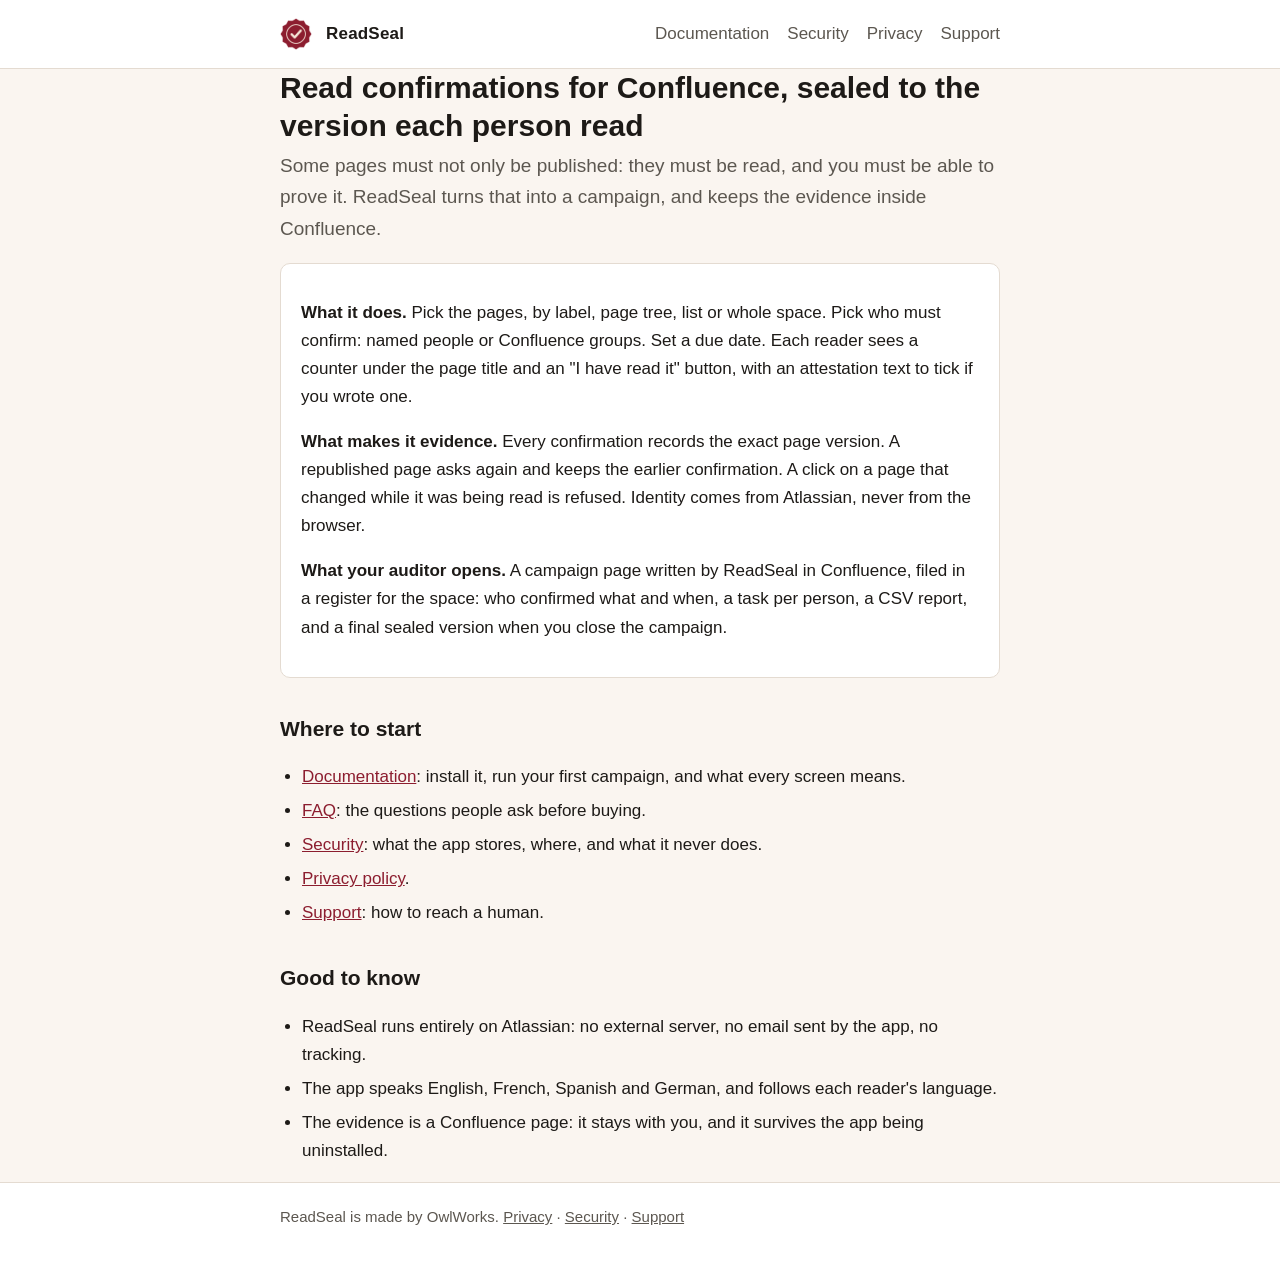
<file: index.html>
<!DOCTYPE html>
<html lang="en">
<head>
<meta charset="utf-8">
<meta name="viewport" content="width=device-width, initial-scale=1">
<title>ReadSeal</title>
<meta name="description" content="ReadSeal asks people to confirm they have read Confluence pages, and binds every confirmation to the version they read.">
<link rel="icon" href="assets/favicon.png">
<link rel="stylesheet" href="assets/style.css">
</head>
<body>
<header class="site">
  <div class="wrap">
    <img src="assets/readseal-logo-144.png" alt="">
    <span class="name">ReadSeal</span>
    <nav>
      <a href="docs.html">Documentation</a>
      <a href="security.html">Security</a>
      <a href="privacy.html">Privacy</a>
      <a href="support.html">Support</a>
    </nav>
  </div>
</header>

<main class="wrap">
  <h1>Read confirmations for Confluence, sealed to the version each person read</h1>
  <p class="lede">
    Some pages must not only be published: they must be read, and you must be able to prove it.
    ReadSeal turns that into a campaign, and keeps the evidence inside Confluence.
  </p>

  <div class="card">
    <p><strong>What it does.</strong> Pick the pages, by label, page tree, list or whole space. Pick who must
      confirm: named people or Confluence groups. Set a due date. Each reader sees a counter under the page title
      and an "I have read it" button, with an attestation text to tick if you wrote one.</p>
    <p><strong>What makes it evidence.</strong> Every confirmation records the exact page version. A republished
      page asks again and keeps the earlier confirmation. A click on a page that changed while it was being read is
      refused. Identity comes from Atlassian, never from the browser.</p>
    <p><strong>What your auditor opens.</strong> A campaign page written by ReadSeal in Confluence, filed in a
      register for the space: who confirmed what and when, a task per person, a CSV report, and a final sealed
      version when you close the campaign.</p>
  </div>

  <h2>Where to start</h2>
  <ul>
    <li><a href="docs.html">Documentation</a>: install it, run your first campaign, and what every screen means.</li>
    <li><a href="docs.html#faq">FAQ</a>: the questions people ask before buying.</li>
    <li><a href="security.html">Security</a>: what the app stores, where, and what it never does.</li>
    <li><a href="privacy.html">Privacy policy</a>.</li>
    <li><a href="support.html">Support</a>: how to reach a human.</li>
  </ul>

  <h2>Good to know</h2>
  <ul>
    <li>ReadSeal runs entirely on Atlassian: no external server, no email sent by the app, no tracking.</li>
    <li>The app speaks English, French, Spanish and German, and follows each reader's language.</li>
    <li>The evidence is a Confluence page: it stays with you, and it survives the app being uninstalled.</li>
  </ul>
</main>

<footer class="site">
  <div class="wrap">
    ReadSeal is made by OwlWorks.
    <a href="privacy.html">Privacy</a> &middot;
    <a href="security.html">Security</a> &middot;
    <a href="support.html">Support</a>
  </div>
</footer>
</body>
</html>
</file>
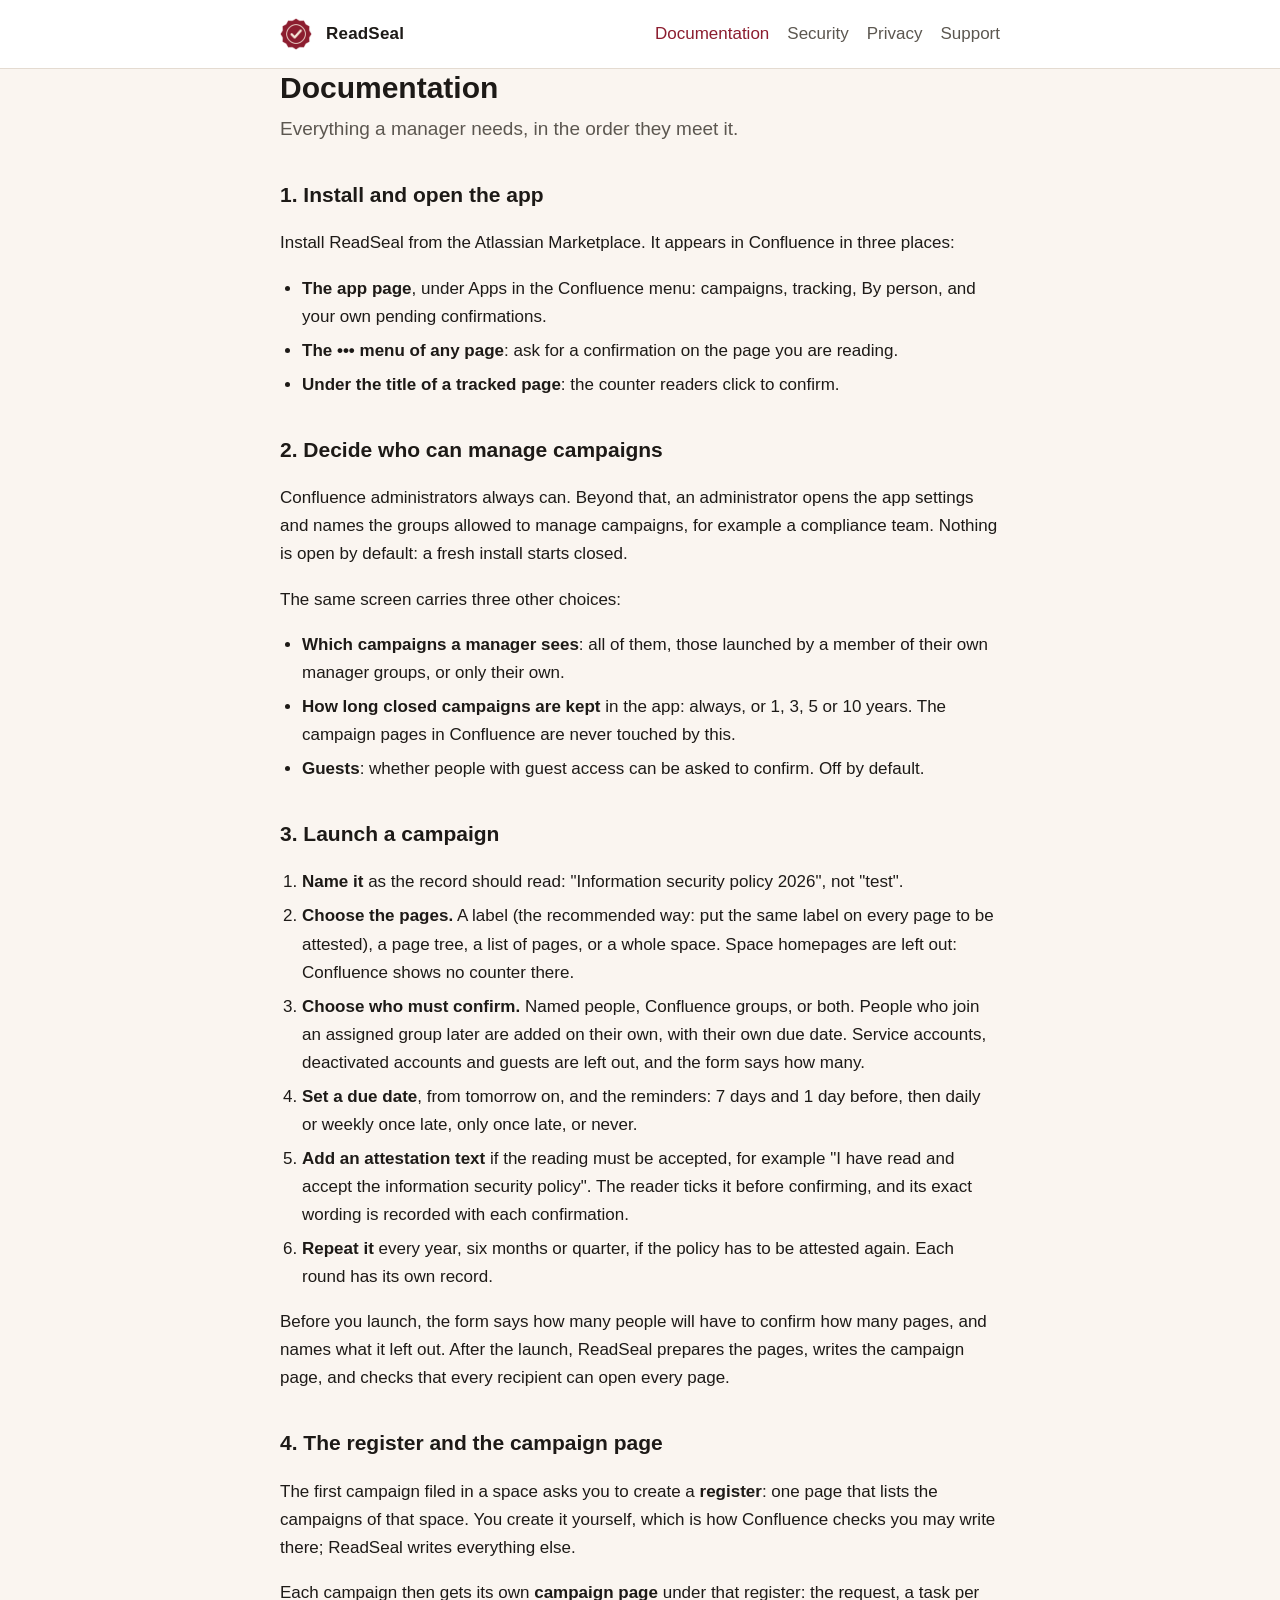
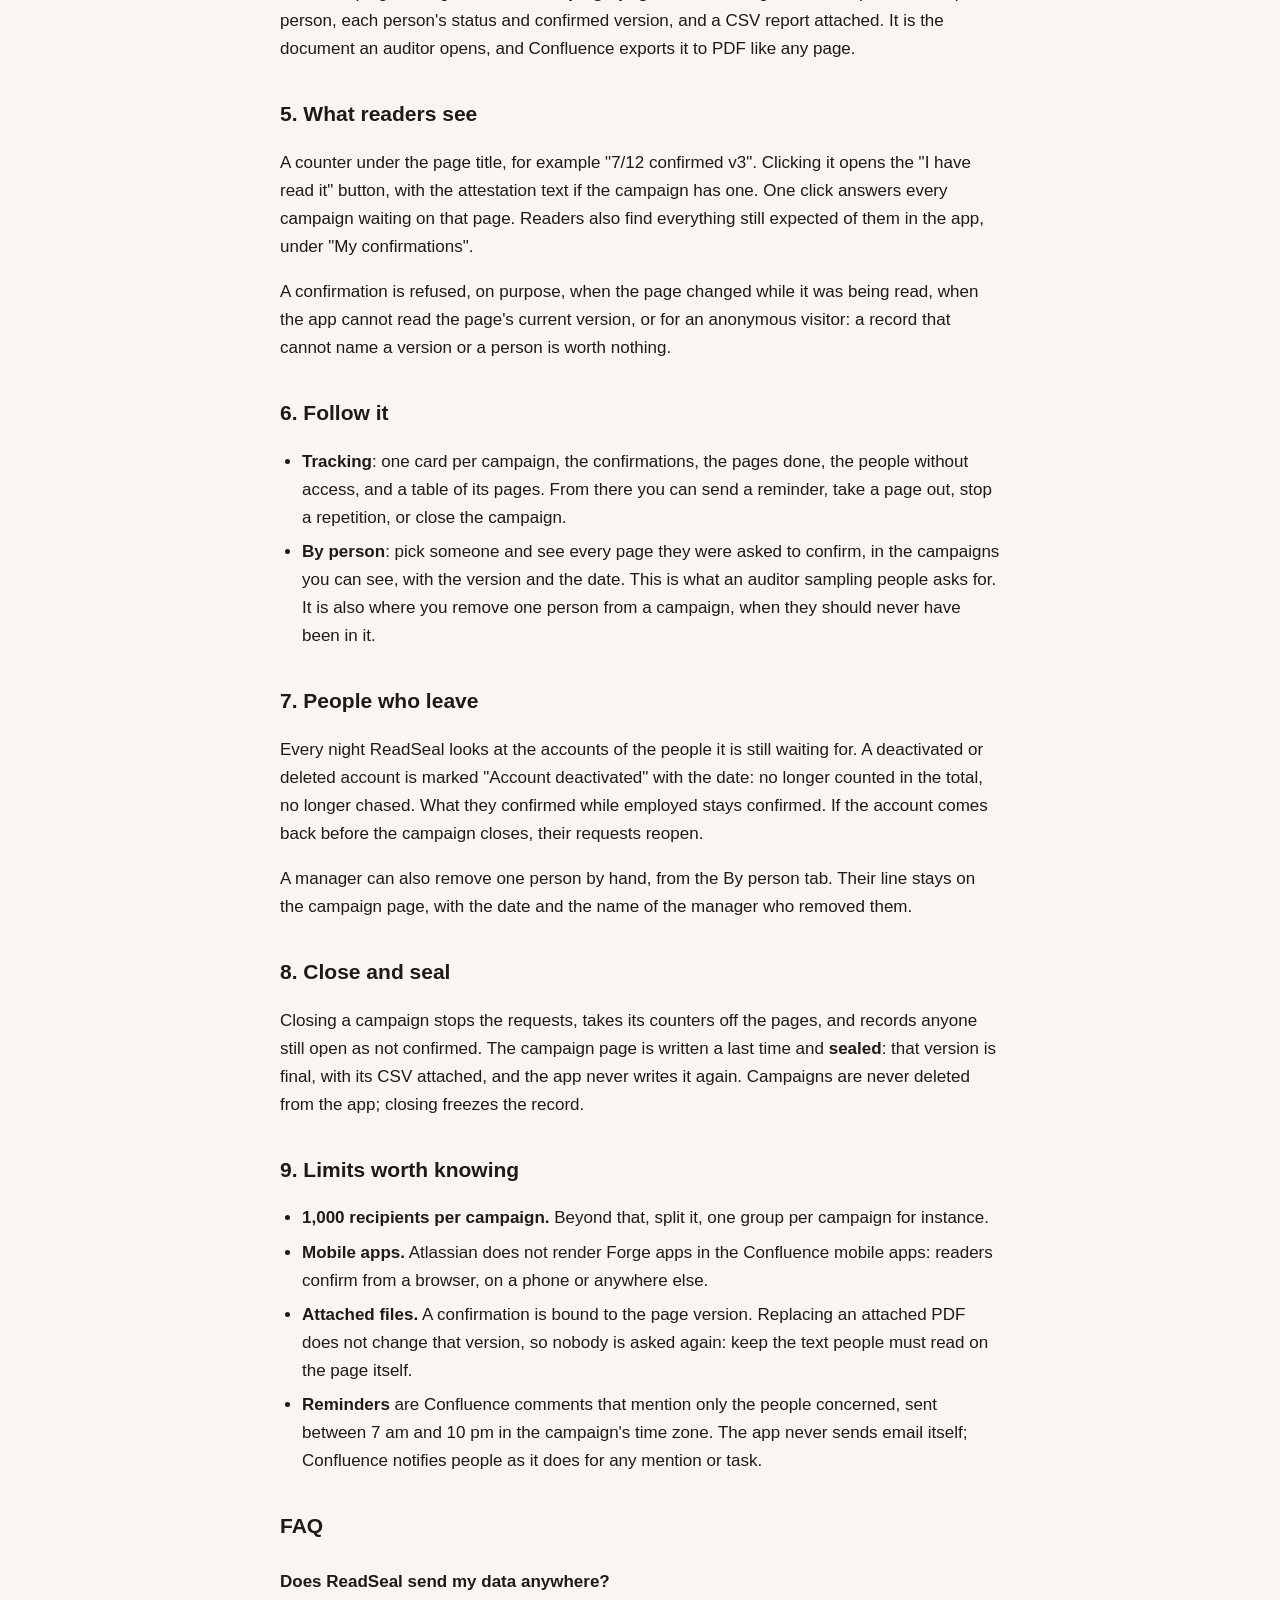
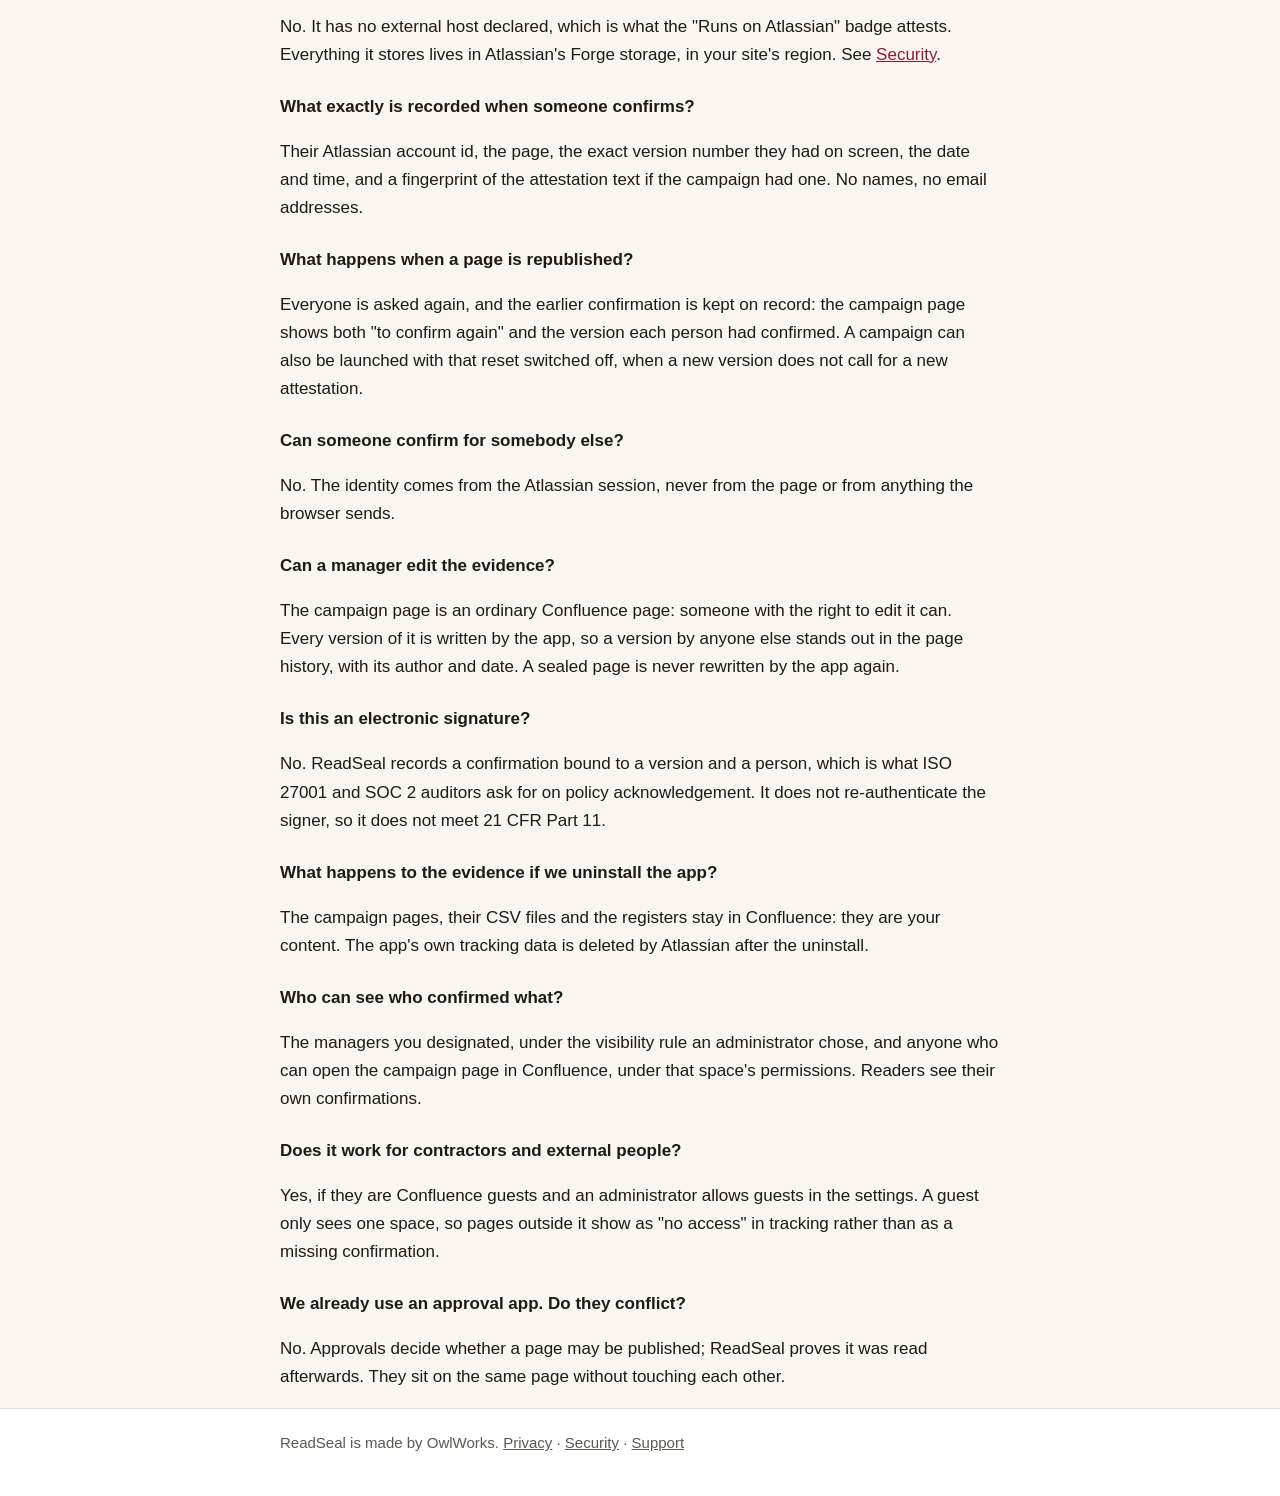
<file: docs.html>
<!DOCTYPE html>
<html lang="en">
<head>
<meta charset="utf-8">
<meta name="viewport" content="width=device-width, initial-scale=1">
<title>ReadSeal documentation</title>
<meta name="description" content="How to run a read confirmation campaign in Confluence with ReadSeal: install, launch, track, close, and the answers to common questions.">
<link rel="icon" href="assets/favicon.png">
<link rel="stylesheet" href="assets/style.css">
</head>
<body>
<header class="site">
  <div class="wrap">
    <img src="assets/readseal-logo-144.png" alt="">
    <span class="name"><a href="index.html" style="color:inherit;text-decoration:none">ReadSeal</a></span>
    <nav>
      <a href="docs.html" aria-current="page">Documentation</a>
      <a href="security.html">Security</a>
      <a href="privacy.html">Privacy</a>
      <a href="support.html">Support</a>
    </nav>
  </div>
</header>

<main class="wrap">
  <h1>Documentation</h1>
  <p class="lede">Everything a manager needs, in the order they meet it.</p>

  <h2 id="install">1. Install and open the app</h2>
  <p>Install ReadSeal from the Atlassian Marketplace. It appears in Confluence in three places:</p>
  <ul>
    <li><strong>The app page</strong>, under Apps in the Confluence menu: campaigns, tracking, By person, and your
      own pending confirmations.</li>
    <li><strong>The ••• menu of any page</strong>: ask for a confirmation on the page you are reading.</li>
    <li><strong>Under the title of a tracked page</strong>: the counter readers click to confirm.</li>
  </ul>

  <h2 id="who">2. Decide who can manage campaigns</h2>
  <p>Confluence administrators always can. Beyond that, an administrator opens the app settings and names the
    groups allowed to manage campaigns, for example a compliance team. Nothing is open by default: a fresh install
    starts closed.</p>
  <p>The same screen carries three other choices:</p>
  <ul>
    <li><strong>Which campaigns a manager sees</strong>: all of them, those launched by a member of their own
      manager groups, or only their own.</li>
    <li><strong>How long closed campaigns are kept</strong> in the app: always, or 1, 3, 5 or 10 years. The
      campaign pages in Confluence are never touched by this.</li>
    <li><strong>Guests</strong>: whether people with guest access can be asked to confirm. Off by default.</li>
  </ul>

  <h2 id="launch">3. Launch a campaign</h2>
  <ol>
    <li><strong>Name it</strong> as the record should read: "Information security policy 2026", not "test".</li>
    <li><strong>Choose the pages.</strong> A label (the recommended way: put the same label on every page to be
      attested), a page tree, a list of pages, or a whole space. Space homepages are left out: Confluence shows no
      counter there.</li>
    <li><strong>Choose who must confirm.</strong> Named people, Confluence groups, or both. People who join an
      assigned group later are added on their own, with their own due date. Service accounts, deactivated accounts
      and guests are left out, and the form says how many.</li>
    <li><strong>Set a due date</strong>, from tomorrow on, and the reminders: 7 days and 1 day before, then daily
      or weekly once late, only once late, or never.</li>
    <li><strong>Add an attestation text</strong> if the reading must be accepted, for example "I have read and
      accept the information security policy". The reader ticks it before confirming, and its exact wording is
      recorded with each confirmation.</li>
    <li><strong>Repeat it</strong> every year, six months or quarter, if the policy has to be attested again. Each
      round has its own record.</li>
  </ol>
  <p>Before you launch, the form says how many people will have to confirm how many pages, and names what it left
    out. After the launch, ReadSeal prepares the pages, writes the campaign page, and checks that every recipient
    can open every page.</p>

  <h2 id="register">4. The register and the campaign page</h2>
  <p>The first campaign filed in a space asks you to create a <strong>register</strong>: one page that lists the
    campaigns of that space. You create it yourself, which is how Confluence checks you may write there; ReadSeal
    writes everything else.</p>
  <p>Each campaign then gets its own <strong>campaign page</strong> under that register: the request, a task per
    person, each person's status and confirmed version, and a CSV report attached. It is the document an auditor
    opens, and Confluence exports it to PDF like any page.</p>

  <h2 id="readers">5. What readers see</h2>
  <p>A counter under the page title, for example "7/12 confirmed v3". Clicking it opens the "I have read it"
    button, with the attestation text if the campaign has one. One click answers every campaign waiting on that
    page. Readers also find everything still expected of them in the app, under "My confirmations".</p>
  <p>A confirmation is refused, on purpose, when the page changed while it was being read, when the app cannot read
    the page's current version, or for an anonymous visitor: a record that cannot name a version or a person is
    worth nothing.</p>

  <h2 id="tracking">6. Follow it</h2>
  <ul>
    <li><strong>Tracking</strong>: one card per campaign, the confirmations, the pages done, the people without
      access, and a table of its pages. From there you can send a reminder, take a page out, stop a repetition, or
      close the campaign.</li>
    <li><strong>By person</strong>: pick someone and see every page they were asked to confirm, in the campaigns
      you can see, with the version and the date. This is what an auditor sampling people asks for. It is also
      where you remove one person from a campaign, when they should never have been in it.</li>
  </ul>

  <h2 id="leavers">7. People who leave</h2>
  <p>Every night ReadSeal looks at the accounts of the people it is still waiting for. A deactivated or deleted
    account is marked "Account deactivated" with the date: no longer counted in the total, no longer chased. What
    they confirmed while employed stays confirmed. If the account comes back before the campaign closes, their
    requests reopen.</p>
  <p>A manager can also remove one person by hand, from the By person tab. Their line stays on the campaign page,
    with the date and the name of the manager who removed them.</p>

  <h2 id="close">8. Close and seal</h2>
  <p>Closing a campaign stops the requests, takes its counters off the pages, and records anyone still open as not
    confirmed. The campaign page is written a last time and <strong>sealed</strong>: that version is final, with its
    CSV attached, and the app never writes it again. Campaigns are never deleted from the app; closing freezes the
    record.</p>

  <h2 id="limits">9. Limits worth knowing</h2>
  <ul>
    <li><strong>1,000 recipients per campaign.</strong> Beyond that, split it, one group per campaign for instance.</li>
    <li><strong>Mobile apps.</strong> Atlassian does not render Forge apps in the Confluence mobile apps: readers
      confirm from a browser, on a phone or anywhere else.</li>
    <li><strong>Attached files.</strong> A confirmation is bound to the page version. Replacing an attached PDF does
      not change that version, so nobody is asked again: keep the text people must read on the page itself.</li>
    <li><strong>Reminders</strong> are Confluence comments that mention only the people concerned, sent between
      7 am and 10 pm in the campaign's time zone. The app never sends email itself; Confluence notifies people as
      it does for any mention or task.</li>
  </ul>

  <h2 id="faq">FAQ</h2>

  <h3>Does ReadSeal send my data anywhere?</h3>
  <p>No. It has no external host declared, which is what the "Runs on Atlassian" badge attests. Everything it
    stores lives in Atlassian's Forge storage, in your site's region. See <a href="security.html">Security</a>.</p>

  <h3>What exactly is recorded when someone confirms?</h3>
  <p>Their Atlassian account id, the page, the exact version number they had on screen, the date and time, and a
    fingerprint of the attestation text if the campaign had one. No names, no email addresses.</p>

  <h3>What happens when a page is republished?</h3>
  <p>Everyone is asked again, and the earlier confirmation is kept on record: the campaign page shows both "to
    confirm again" and the version each person had confirmed. A campaign can also be launched with that reset
    switched off, when a new version does not call for a new attestation.</p>

  <h3>Can someone confirm for somebody else?</h3>
  <p>No. The identity comes from the Atlassian session, never from the page or from anything the browser sends.</p>

  <h3>Can a manager edit the evidence?</h3>
  <p>The campaign page is an ordinary Confluence page: someone with the right to edit it can. Every version of it
    is written by the app, so a version by anyone else stands out in the page history, with its author and date. A
    sealed page is never rewritten by the app again.</p>

  <h3>Is this an electronic signature?</h3>
  <p>No. ReadSeal records a confirmation bound to a version and a person, which is what ISO 27001 and SOC 2 auditors
    ask for on policy acknowledgement. It does not re-authenticate the signer, so it does not meet 21 CFR Part 11.</p>

  <h3>What happens to the evidence if we uninstall the app?</h3>
  <p>The campaign pages, their CSV files and the registers stay in Confluence: they are your content. The app's own
    tracking data is deleted by Atlassian after the uninstall.</p>

  <h3>Who can see who confirmed what?</h3>
  <p>The managers you designated, under the visibility rule an administrator chose, and anyone who can open the
    campaign page in Confluence, under that space's permissions. Readers see their own confirmations.</p>

  <h3>Does it work for contractors and external people?</h3>
  <p>Yes, if they are Confluence guests and an administrator allows guests in the settings. A guest only sees one
    space, so pages outside it show as "no access" in tracking rather than as a missing confirmation.</p>

  <h3>We already use an approval app. Do they conflict?</h3>
  <p>No. Approvals decide whether a page may be published; ReadSeal proves it was read afterwards. They sit on the
    same page without touching each other.</p>
</main>

<footer class="site">
  <div class="wrap">
    ReadSeal is made by OwlWorks.
    <a href="privacy.html">Privacy</a> &middot;
    <a href="security.html">Security</a> &middot;
    <a href="support.html">Support</a>
  </div>
</footer>
</body>
</html>
</file>
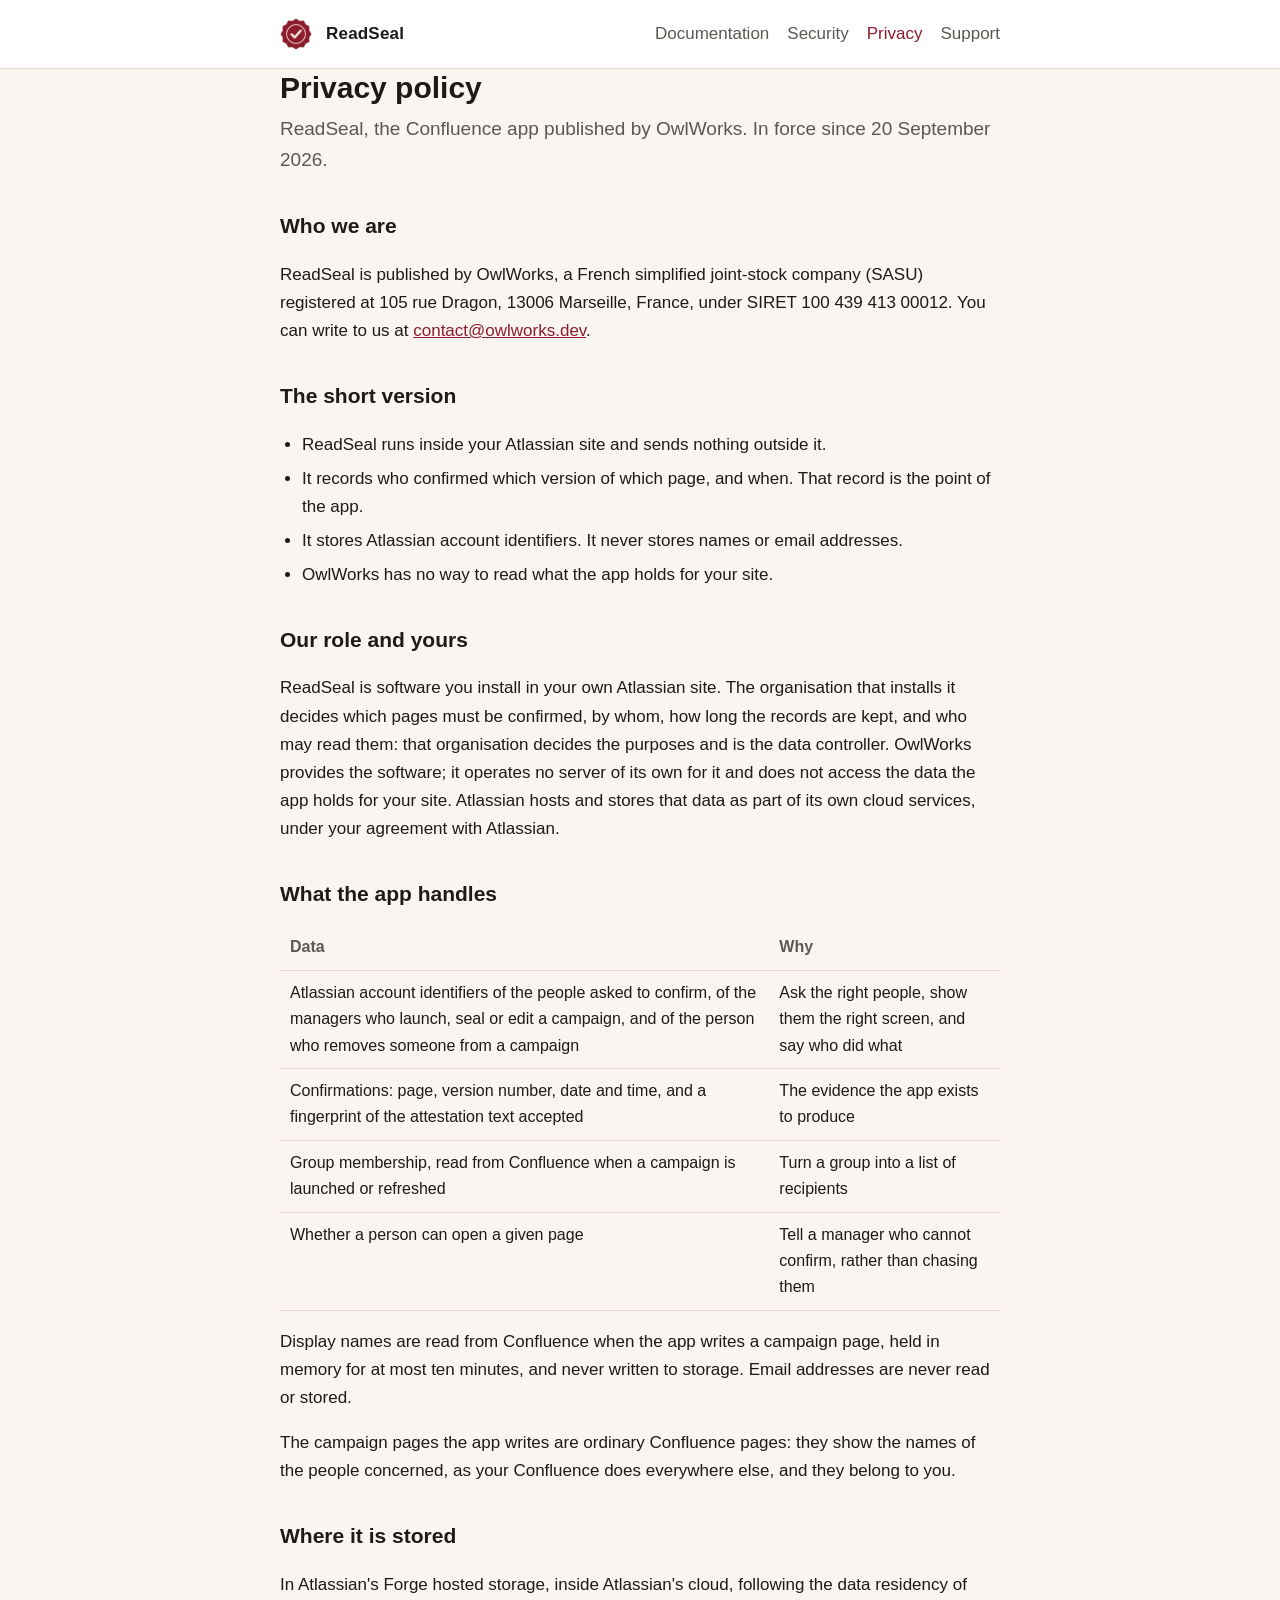
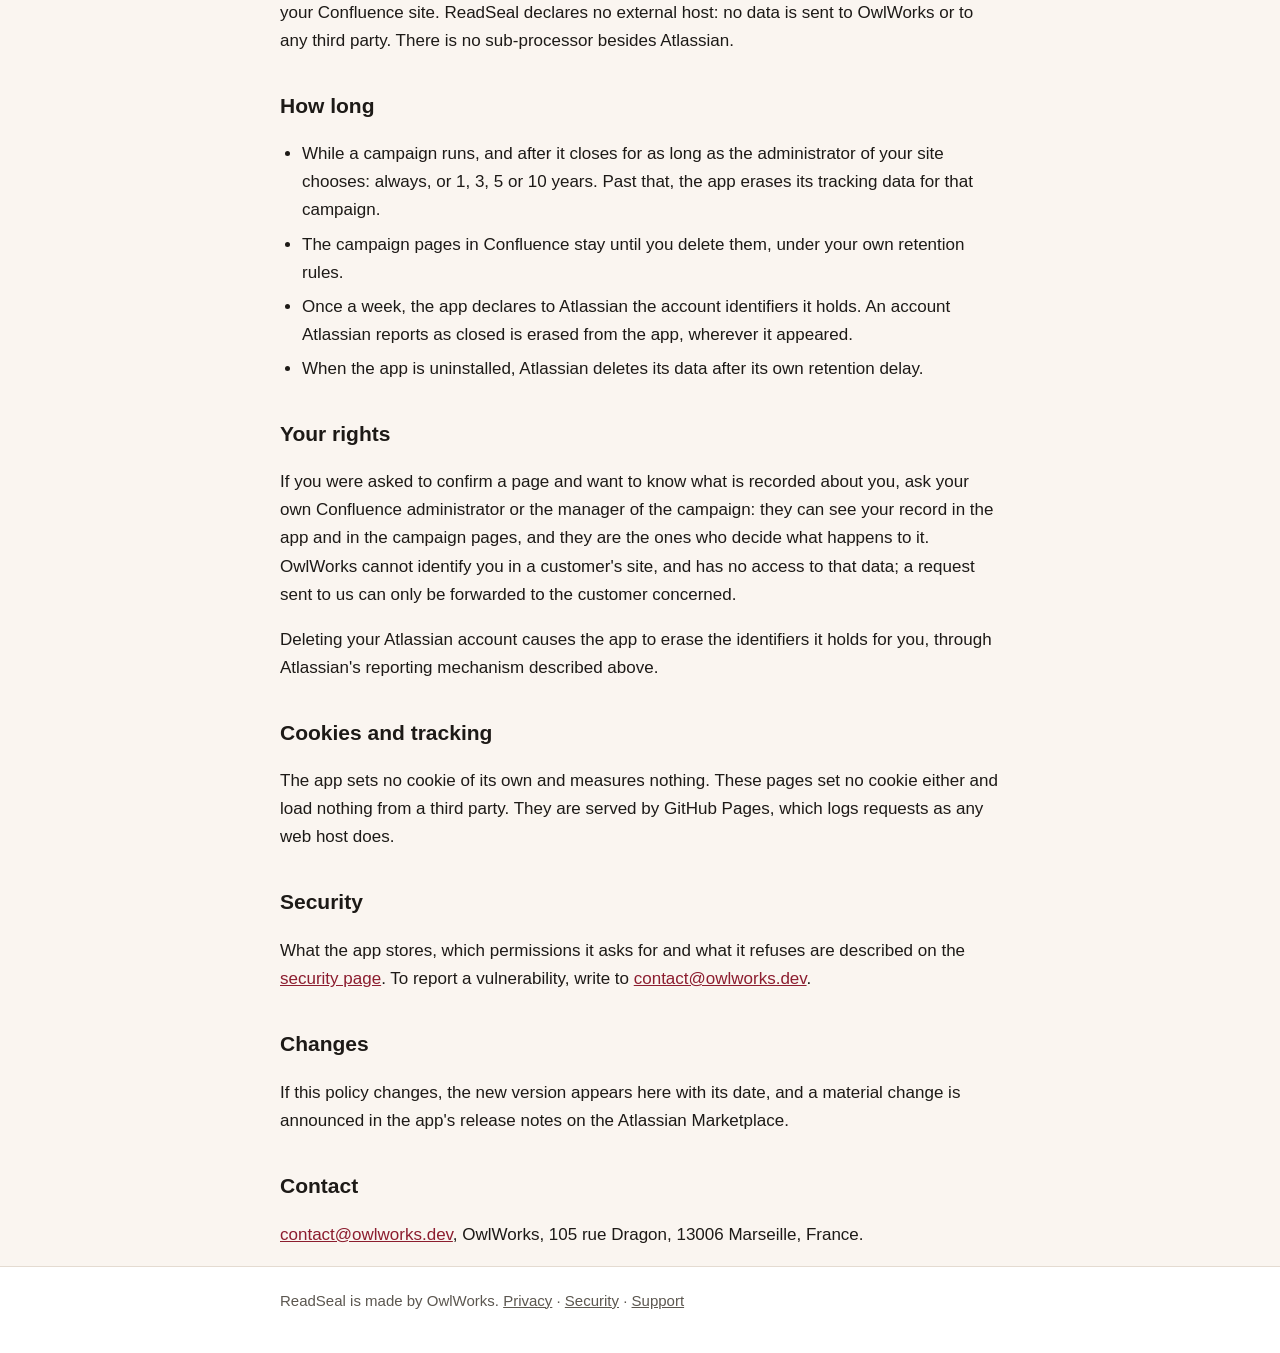
<file: privacy.html>
<!DOCTYPE html>
<html lang="en">
<head>
<meta charset="utf-8">
<meta name="viewport" content="width=device-width, initial-scale=1">
<title>ReadSeal privacy policy</title>
<meta name="description" content="What personal data ReadSeal handles, where it is stored, how long, and who to contact.">
<link rel="icon" href="assets/favicon.png">
<link rel="stylesheet" href="assets/style.css">
</head>
<body>
<header class="site">
  <div class="wrap">
    <img src="assets/readseal-logo-144.png" alt="">
    <span class="name"><a href="index.html" style="color:inherit;text-decoration:none">ReadSeal</a></span>
    <nav>
      <a href="docs.html">Documentation</a>
      <a href="security.html">Security</a>
      <a href="privacy.html" aria-current="page">Privacy</a>
      <a href="support.html">Support</a>
    </nav>
  </div>
</header>

<main class="wrap">
  <h1>Privacy policy</h1>
  <p class="lede">ReadSeal, the Confluence app published by OwlWorks. In force since 20 September 2026.</p>

  <h2>Who we are</h2>
  <p>ReadSeal is published by OwlWorks, a French simplified joint-stock company (SASU) registered at
    105 rue Dragon, 13006 Marseille, France, under SIRET 100 439 413 00012. You can write to us at
    <a href="mailto:contact@owlworks.dev">contact@owlworks.dev</a>.</p>

  <h2>The short version</h2>
  <ul>
    <li>ReadSeal runs inside your Atlassian site and sends nothing outside it.</li>
    <li>It records who confirmed which version of which page, and when. That record is the point of the app.</li>
    <li>It stores Atlassian account identifiers. It never stores names or email addresses.</li>
    <li>OwlWorks has no way to read what the app holds for your site.</li>
  </ul>

  <h2>Our role and yours</h2>
  <p>ReadSeal is software you install in your own Atlassian site. The organisation that installs it decides which
    pages must be confirmed, by whom, how long the records are kept, and who may read them: that organisation
    decides the purposes and is the data controller. OwlWorks provides the software; it operates no server of its
    own for it and does not access the data the app holds for your site. Atlassian hosts and stores that data as
    part of its own cloud services, under your agreement with Atlassian.</p>

  <h2>What the app handles</h2>
  <table>
    <tr><th>Data</th><th>Why</th></tr>
    <tr><td>Atlassian account identifiers of the people asked to confirm, of the managers who launch, seal or edit a campaign, and of the person who removes someone from a campaign</td><td>Ask the right people, show them the right screen, and say who did what</td></tr>
    <tr><td>Confirmations: page, version number, date and time, and a fingerprint of the attestation text accepted</td><td>The evidence the app exists to produce</td></tr>
    <tr><td>Group membership, read from Confluence when a campaign is launched or refreshed</td><td>Turn a group into a list of recipients</td></tr>
    <tr><td>Whether a person can open a given page</td><td>Tell a manager who cannot confirm, rather than chasing them</td></tr>
  </table>
  <p>Display names are read from Confluence when the app writes a campaign page, held in memory for at most ten
    minutes, and never written to storage. Email addresses are never read or stored.</p>
  <p>The campaign pages the app writes are ordinary Confluence pages: they show the names of the people concerned,
    as your Confluence does everywhere else, and they belong to you.</p>

  <h2>Where it is stored</h2>
  <p>In Atlassian's Forge hosted storage, inside Atlassian's cloud, following the data residency of your Confluence
    site. ReadSeal declares no external host: no data is sent to OwlWorks or to any third party. There is no
    sub-processor besides Atlassian.</p>

  <h2>How long</h2>
  <ul>
    <li>While a campaign runs, and after it closes for as long as the administrator of your site chooses: always,
      or 1, 3, 5 or 10 years. Past that, the app erases its tracking data for that campaign.</li>
    <li>The campaign pages in Confluence stay until you delete them, under your own retention rules.</li>
    <li>Once a week, the app declares to Atlassian the account identifiers it holds. An account Atlassian reports
      as closed is erased from the app, wherever it appeared.</li>
    <li>When the app is uninstalled, Atlassian deletes its data after its own retention delay.</li>
  </ul>

  <h2>Your rights</h2>
  <p>If you were asked to confirm a page and want to know what is recorded about you, ask your own Confluence
    administrator or the manager of the campaign: they can see your record in the app and in the campaign pages,
    and they are the ones who decide what happens to it. OwlWorks cannot identify you in a customer's site, and has
    no access to that data; a request sent to us can only be forwarded to the customer concerned.</p>
  <p>Deleting your Atlassian account causes the app to erase the identifiers it holds for you, through Atlassian's
    reporting mechanism described above.</p>

  <h2>Cookies and tracking</h2>
  <p>The app sets no cookie of its own and measures nothing. These pages set no cookie either and load nothing from
    a third party. They are served by GitHub Pages, which logs requests as any web host does.</p>

  <h2>Security</h2>
  <p>What the app stores, which permissions it asks for and what it refuses are described on the
    <a href="security.html">security page</a>. To report a vulnerability, write to
    <a href="mailto:contact@owlworks.dev">contact@owlworks.dev</a>.</p>

  <h2>Changes</h2>
  <p>If this policy changes, the new version appears here with its date, and a material change is announced in the
    app's release notes on the Atlassian Marketplace.</p>

  <h2>Contact</h2>
  <p><a href="mailto:contact@owlworks.dev">contact@owlworks.dev</a>, OwlWorks, 105 rue Dragon,
    13006 Marseille, France.</p>
</main>

<footer class="site">
  <div class="wrap">
    ReadSeal is made by OwlWorks.
    <a href="privacy.html">Privacy</a> &middot;
    <a href="security.html">Security</a> &middot;
    <a href="support.html">Support</a>
  </div>
</footer>
</body>
</html>
</file>
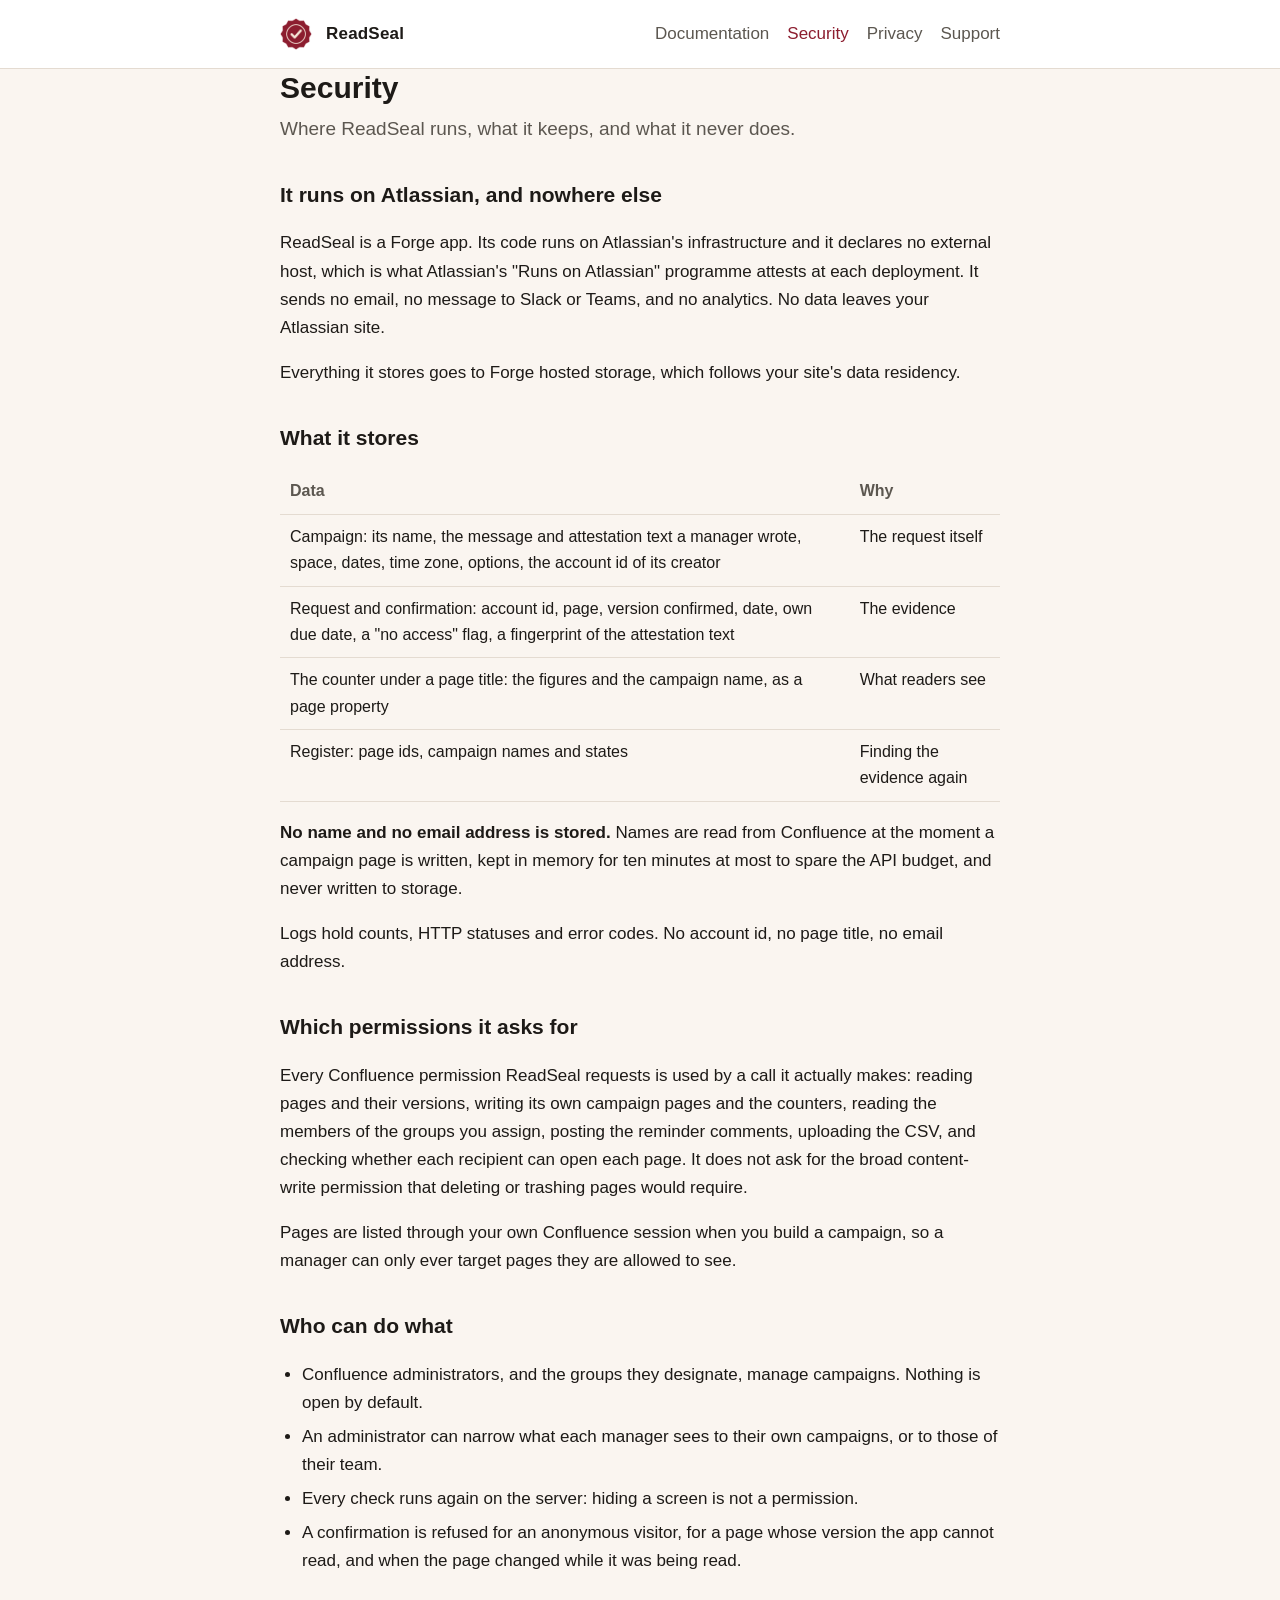
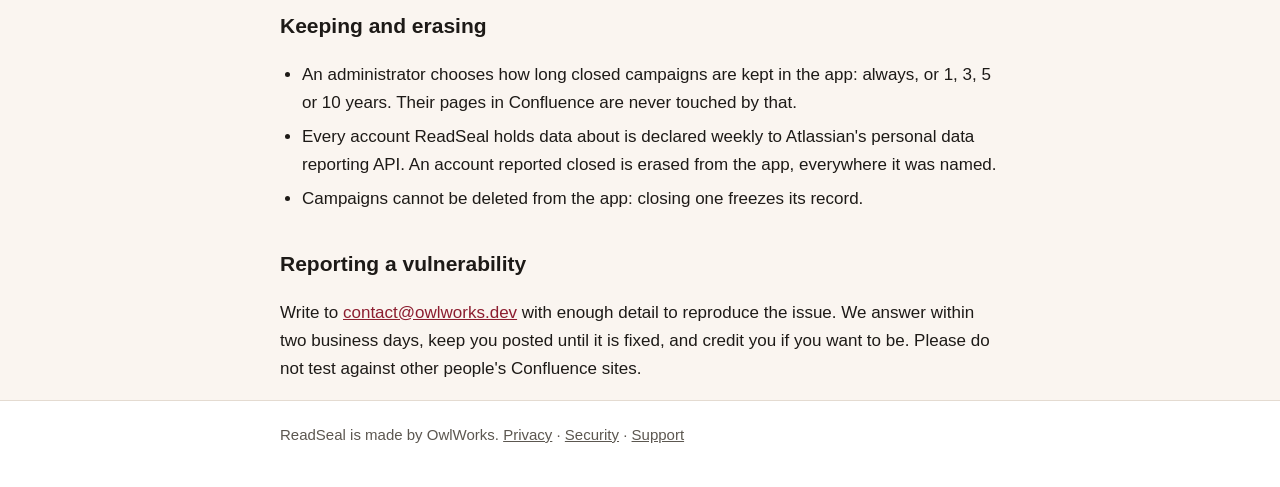
<file: security.html>
<!DOCTYPE html>
<html lang="en">
<head>
<meta charset="utf-8">
<meta name="viewport" content="width=device-width, initial-scale=1">
<title>ReadSeal security</title>
<meta name="description" content="What ReadSeal stores, where it runs, which Confluence permissions it asks for, and what it never does.">
<link rel="icon" href="assets/favicon.png">
<link rel="stylesheet" href="assets/style.css">
</head>
<body>
<header class="site">
  <div class="wrap">
    <img src="assets/readseal-logo-144.png" alt="">
    <span class="name"><a href="index.html" style="color:inherit;text-decoration:none">ReadSeal</a></span>
    <nav>
      <a href="docs.html">Documentation</a>
      <a href="security.html" aria-current="page">Security</a>
      <a href="privacy.html">Privacy</a>
      <a href="support.html">Support</a>
    </nav>
  </div>
</header>

<main class="wrap">
  <h1>Security</h1>
  <p class="lede">Where ReadSeal runs, what it keeps, and what it never does.</p>

  <h2>It runs on Atlassian, and nowhere else</h2>
  <p>ReadSeal is a Forge app. Its code runs on Atlassian's infrastructure and it declares no external host, which
    is what Atlassian's "Runs on Atlassian" programme attests at each deployment. It sends no email, no message to
    Slack or Teams, and no analytics. No data leaves your Atlassian site.</p>
  <p>Everything it stores goes to Forge hosted storage, which follows your site's data residency.</p>

  <h2>What it stores</h2>
  <table>
    <tr><th>Data</th><th>Why</th></tr>
    <tr><td>Campaign: its name, the message and attestation text a manager wrote, space, dates, time zone, options, the account id of its creator</td><td>The request itself</td></tr>
    <tr><td>Request and confirmation: account id, page, version confirmed, date, own due date, a "no access" flag, a fingerprint of the attestation text</td><td>The evidence</td></tr>
    <tr><td>The counter under a page title: the figures and the campaign name, as a page property</td><td>What readers see</td></tr>
    <tr><td>Register: page ids, campaign names and states</td><td>Finding the evidence again</td></tr>
  </table>
  <p><strong>No name and no email address is stored.</strong> Names are read from Confluence at the moment a
    campaign page is written, kept in memory for ten minutes at most to spare the API budget, and never written to
    storage.</p>
  <p>Logs hold counts, HTTP statuses and error codes. No account id, no page title, no email address.</p>

  <h2>Which permissions it asks for</h2>
  <p>Every Confluence permission ReadSeal requests is used by a call it actually makes: reading pages and their
    versions, writing its own campaign pages and the counters, reading the members of the groups you assign,
    posting the reminder comments, uploading the CSV, and checking whether each recipient can open each page. It
    does not ask for the broad content-write permission that deleting or trashing pages would require.</p>
  <p>Pages are listed through your own Confluence session when you build a campaign, so a manager can only ever
    target pages they are allowed to see.</p>

  <h2>Who can do what</h2>
  <ul>
    <li>Confluence administrators, and the groups they designate, manage campaigns. Nothing is open by default.</li>
    <li>An administrator can narrow what each manager sees to their own campaigns, or to those of their team.</li>
    <li>Every check runs again on the server: hiding a screen is not a permission.</li>
    <li>A confirmation is refused for an anonymous visitor, for a page whose version the app cannot read, and when
      the page changed while it was being read.</li>
  </ul>

  <h2>Keeping and erasing</h2>
  <ul>
    <li>An administrator chooses how long closed campaigns are kept in the app: always, or 1, 3, 5 or 10 years.
      Their pages in Confluence are never touched by that.</li>
    <li>Every account ReadSeal holds data about is declared weekly to Atlassian's personal data reporting API. An
      account reported closed is erased from the app, everywhere it was named.</li>
    <li>Campaigns cannot be deleted from the app: closing one freezes its record.</li>
  </ul>

  <h2>Reporting a vulnerability</h2>
  <p>Write to <a href="mailto:contact@owlworks.dev">contact@owlworks.dev</a> with enough detail to reproduce the
    issue. We answer within two business days, keep you posted until it is fixed, and credit you if you want to be.
    Please do not test against other people's Confluence sites.</p>
</main>

<footer class="site">
  <div class="wrap">
    ReadSeal is made by OwlWorks.
    <a href="privacy.html">Privacy</a> &middot;
    <a href="security.html">Security</a> &middot;
    <a href="support.html">Support</a>
  </div>
</footer>
</body>
</html>
</file>
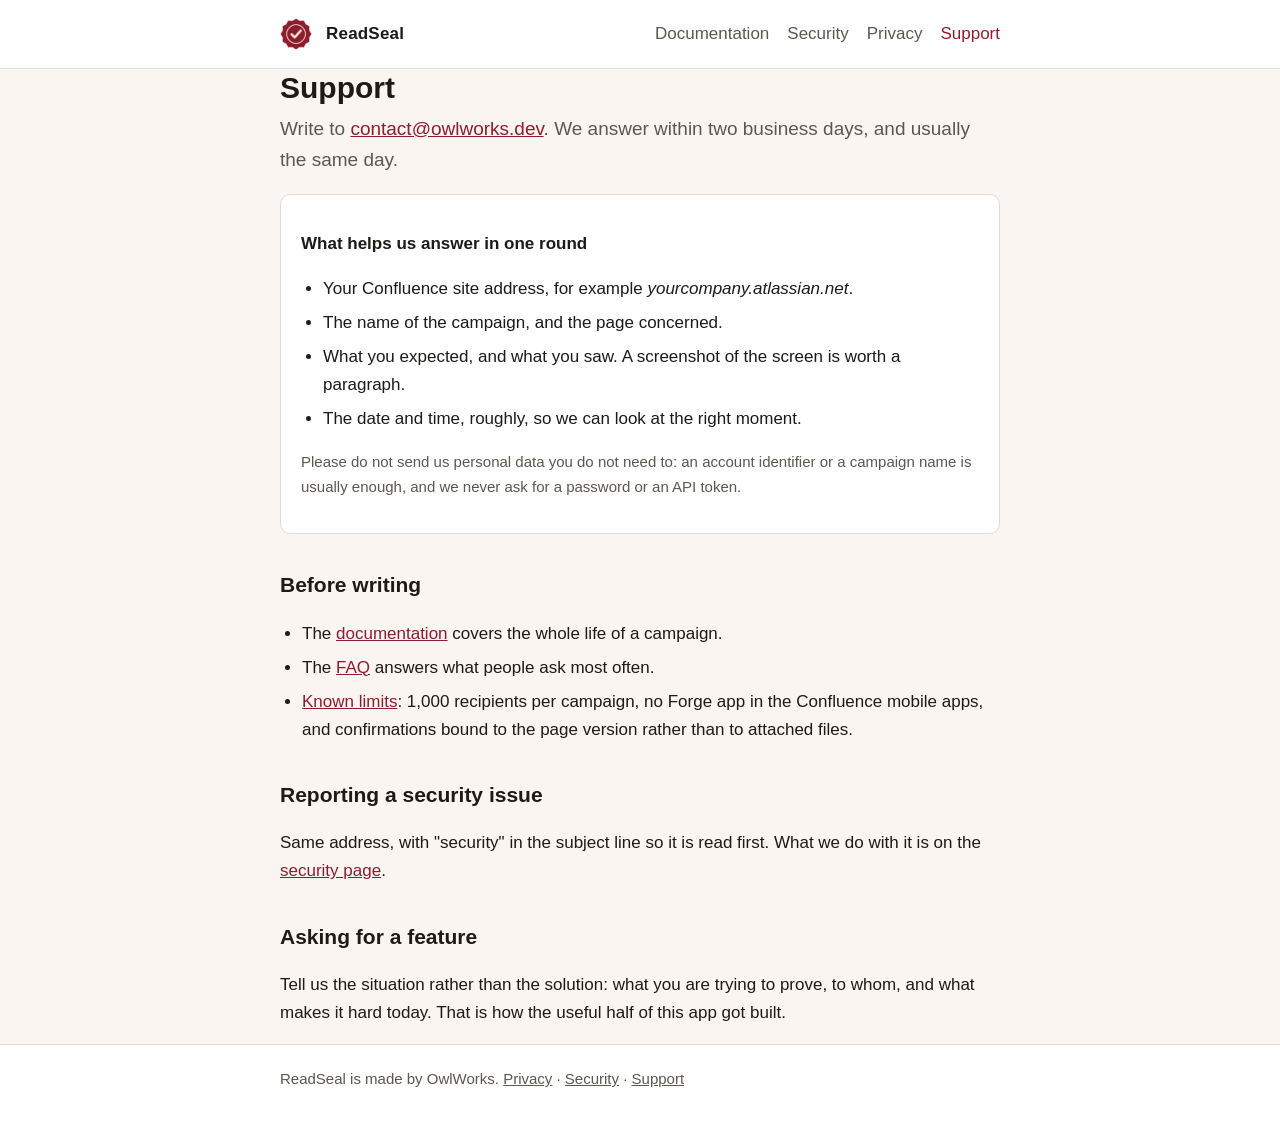
<file: support.html>
<!DOCTYPE html>
<html lang="en">
<head>
<meta charset="utf-8">
<meta name="viewport" content="width=device-width, initial-scale=1">
<title>ReadSeal support</title>
<meta name="description" content="How to get help with ReadSeal, what to include, and how fast we answer.">
<link rel="icon" href="assets/favicon.png">
<link rel="stylesheet" href="assets/style.css">
</head>
<body>
<header class="site">
  <div class="wrap">
    <img src="assets/readseal-logo-144.png" alt="">
    <span class="name"><a href="index.html" style="color:inherit;text-decoration:none">ReadSeal</a></span>
    <nav>
      <a href="docs.html">Documentation</a>
      <a href="security.html">Security</a>
      <a href="privacy.html">Privacy</a>
      <a href="support.html" aria-current="page">Support</a>
    </nav>
  </div>
</header>

<main class="wrap">
  <h1>Support</h1>
  <p class="lede">Write to <a href="mailto:contact@owlworks.dev">contact@owlworks.dev</a>. We answer within two
    business days, and usually the same day.</p>

  <div class="card">
    <p><strong>What helps us answer in one round</strong></p>
    <ul>
      <li>Your Confluence site address, for example <em>yourcompany.atlassian.net</em>.</li>
      <li>The name of the campaign, and the page concerned.</li>
      <li>What you expected, and what you saw. A screenshot of the screen is worth a paragraph.</li>
      <li>The date and time, roughly, so we can look at the right moment.</li>
    </ul>
    <p class="note">Please do not send us personal data you do not need to: an account identifier or a campaign
      name is usually enough, and we never ask for a password or an API token.</p>
  </div>

  <h2>Before writing</h2>
  <ul>
    <li>The <a href="docs.html">documentation</a> covers the whole life of a campaign.</li>
    <li>The <a href="docs.html#faq">FAQ</a> answers what people ask most often.</li>
    <li><a href="docs.html#limits">Known limits</a>: 1,000 recipients per campaign, no Forge app in the Confluence
      mobile apps, and confirmations bound to the page version rather than to attached files.</li>
  </ul>

  <h2>Reporting a security issue</h2>
  <p>Same address, with "security" in the subject line so it is read first. What we do with it is on the
    <a href="security.html">security page</a>.</p>

  <h2>Asking for a feature</h2>
  <p>Tell us the situation rather than the solution: what you are trying to prove, to whom, and what makes it hard
    today. That is how the useful half of this app got built.</p>
</main>

<footer class="site">
  <div class="wrap">
    ReadSeal is made by OwlWorks.
    <a href="privacy.html">Privacy</a> &middot;
    <a href="security.html">Security</a> &middot;
    <a href="support.html">Support</a>
  </div>
</footer>
</body>
</html>
</file>
<file: assets/style.css>
/* ReadSeal public pages. One stylesheet, no build step, no external request. */
:root {
  --seal: #8c1d2f;
  --ink: #1d1a17;
  --muted: #5c5750;
  --line: #e4dbd1;
  --cream: #faf5f0;
  --paper: #ffffff;
}

* { box-sizing: border-box; }

body {
  margin: 0;
  background: var(--cream);
  color: var(--ink);
  font: 17px/1.65 -apple-system, BlinkMacSystemFont, "Segoe UI", Roboto, Helvetica, Arial, sans-serif;
}

header.site {
  background: var(--paper);
  border-bottom: 1px solid var(--line);
}

.wrap { max-width: 760px; margin: 0 auto; padding: 0 20px; }

header.site .wrap { display: flex; align-items: center; gap: 14px; min-height: 68px; flex-wrap: wrap; }
header.site img { width: 32px; height: 32px; }
header.site .name { font-weight: 700; letter-spacing: 0.2px; }
header.site nav { margin-left: auto; display: flex; gap: 18px; flex-wrap: wrap; }
header.site nav a { color: var(--muted); text-decoration: none; }
header.site nav a:hover, header.site nav a[aria-current] { color: var(--seal); }

main { padding: 36px 0 56px; }

h1 { font-size: 30px; line-height: 1.25; margin: 0 0 6px; }
h2 { font-size: 21px; margin: 34px 0 8px; }
h3 { font-size: 17px; margin: 24px 0 6px; }
p, li { color: var(--ink); }
.lede { color: var(--muted); font-size: 19px; margin-top: 0; }
a { color: var(--seal); }

ul, ol { padding-left: 22px; }
li { margin: 6px 0; }

table { border-collapse: collapse; width: 100%; margin: 14px 0; font-size: 16px; }
th, td { text-align: left; vertical-align: top; padding: 9px 10px; border-bottom: 1px solid var(--line); }
th { color: var(--muted); font-weight: 600; }

.card {
  background: var(--paper);
  border: 1px solid var(--line);
  border-radius: 10px;
  padding: 18px 20px;
  margin: 18px 0;
}

.note { color: var(--muted); font-size: 15px; }

footer.site {
  border-top: 1px solid var(--line);
  background: var(--paper);
  padding: 22px 0 40px;
  color: var(--muted);
  font-size: 15px;
}
footer.site a { color: var(--muted); }

@media (max-width: 520px) {
  body { font-size: 16px; }
  h1 { font-size: 26px; }
}
</file>
